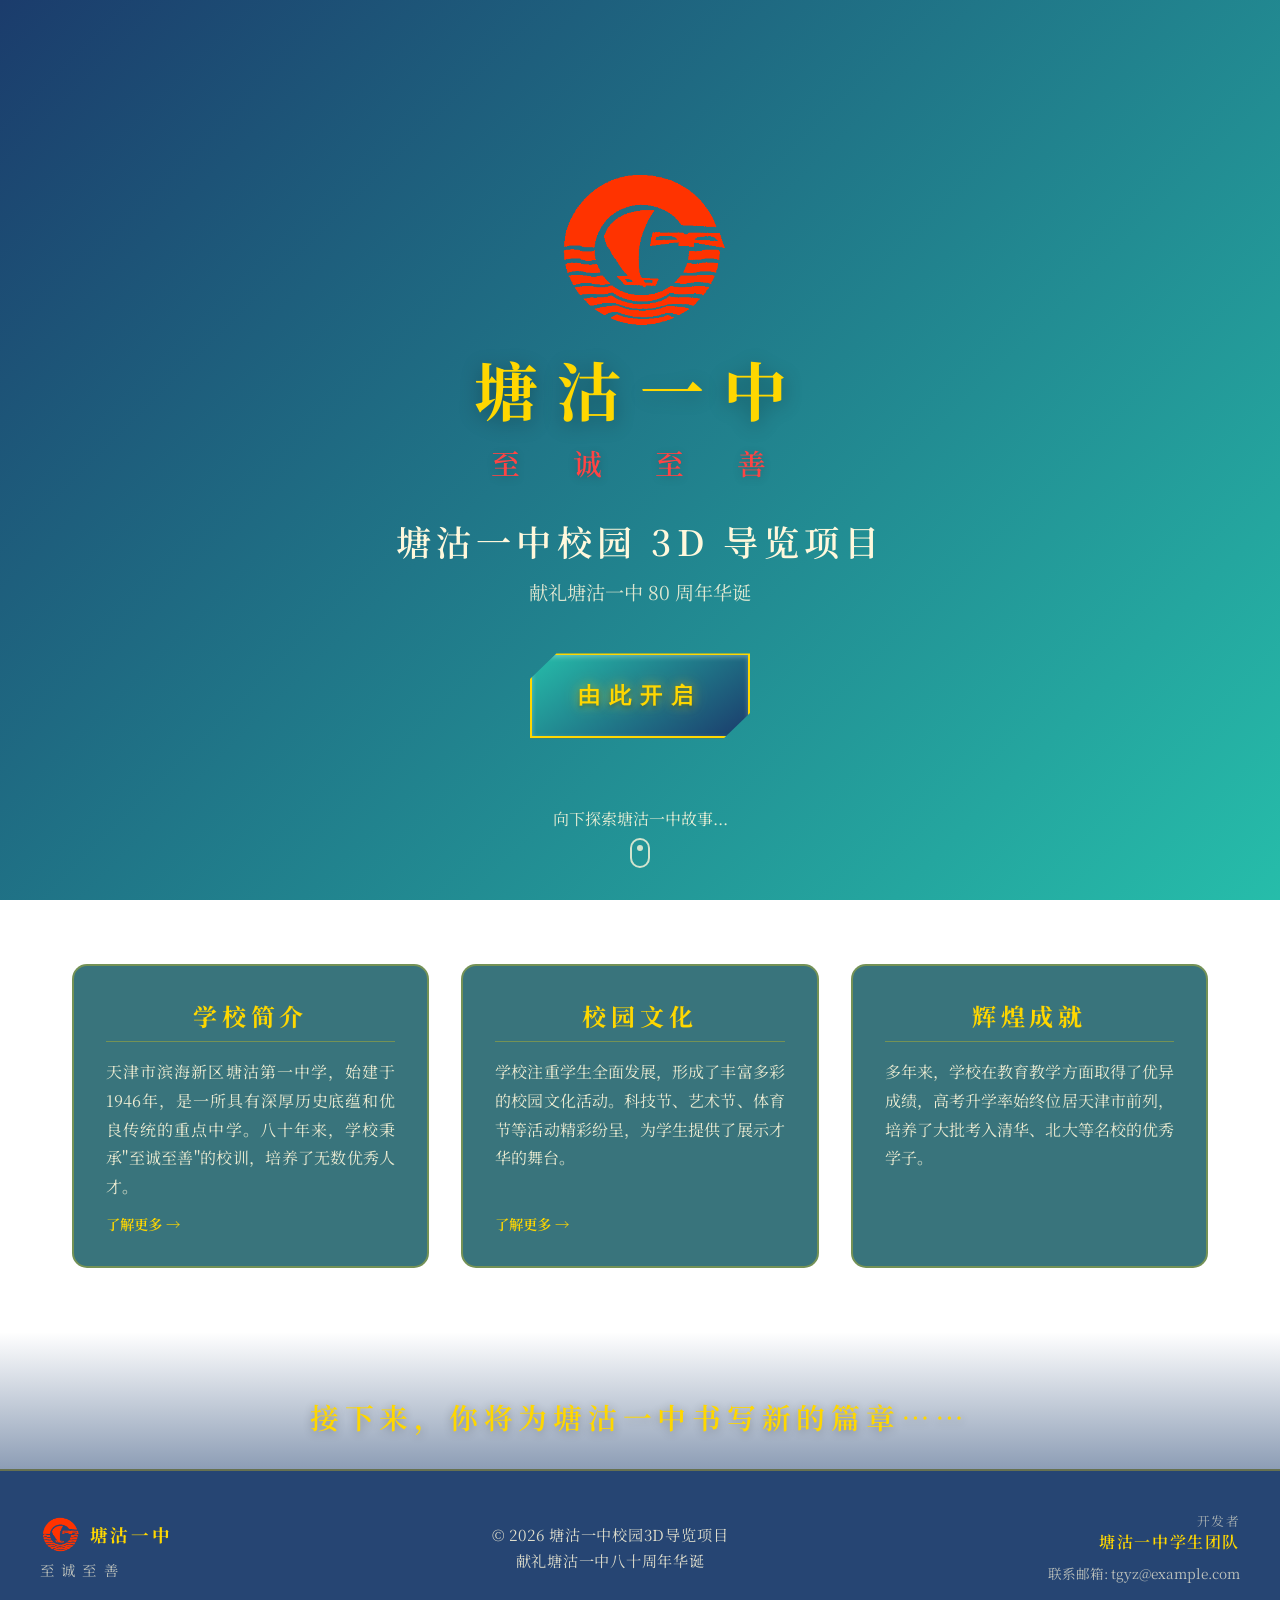
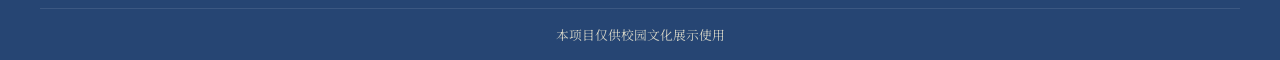
<file: index.html>
<!DOCTYPE html>
<html lang="zh-CN">
<head>
    <meta charset="UTF-8">
    <meta name="viewport" content="width=device-width, initial-scale=1.0">
    <meta name="description" content="塘沽一中校园3D导览项目 - 献礼塘沽一中80周年华诞">
    <title>塘沽一中校园3D导览</title>
    <link rel="preconnect" href="https://fonts.googleapis.com">
    <link rel="preconnect" href="https://fonts.gstatic.com" crossorigin>
    <link href="https://fonts.googleapis.com/css2?family=Noto+Serif+SC:wght@400;600;700&display=swap" rel="stylesheet">
    <link rel="stylesheet" href="style.css">
    <link rel="stylesheet" href="src/index.css">
</head>
<body>
    <main class="frontpage">
        <header class="hero-section">
            <img src="./src/tgyzlogo.png" alt="塘沽一中校徽" class="school-logo">
            <h1 class="school-name">塘沽一中</h1>
            <p class="school-motto">至 诚 至 善</p>
            <h2 class="project-title">塘沽一中校园 3D 导览项目</h2>
            <p class="project-subtitle">献礼塘沽一中 80 周年华诞</p>
            
            <button class="enter-button" onclick="enter3DView()">
                <span class="button-text">由此开启</span>
            </button>
            
            <div class="scroll-hint">
                <span class="hint-text">向下探索塘沽一中故事...</span>
                <div class="scroll-icon"></div>
            </div>
        </header>

        <section class="stories-section">
            <div class="stories-card card-link">
                <a href="school-history.html" class="card-link-inner">
                    <h3>学校简介</h3>
                    <p>天津市滨海新区塘沽第一中学，始建于1946年，是一所具有深厚历史底蕴和优良传统的重点中学。八十年来，学校秉承"至诚至善"的校训，培养了无数优秀人才。</p>
                    <span class="read-more">了解更多 →</span>
                </a>
            </div>
            <div class="stories-card card-link">
                <a href="campus-culture.html" class="card-link-inner">
                    <h3>校园文化</h3>
                    <p>学校注重学生全面发展，形成了丰富多彩的校园文化活动。科技节、艺术节、体育节等活动精彩纷呈，为学生提供了展示才华的舞台。</p>
                    <span class="read-more">了解更多 →</span>
                </a>
            </div>
            <div class="stories-card">
                <h3>辉煌成就</h3>
                <p>多年来，学校在教育教学方面取得了优异成绩，高考升学率始终位居天津市前列，培养了大批考入清华、北大等名校的优秀学子。</p>
            </div>
        </section>
    </main>

    <div class="footer-preface">
        <h2>接下来，你将为塘沽一中书写新的篇章……</h2>
    </div>

    <footer class="footer">
        <div class="footer-content">
            <div class="footer-left">
                <div class="footer-logo">
                    <img src="./src/tgyzlogo.png" alt="校徽">
                    <span>塘沽一中</span>
                </div>
                <p class="footer-motto">至诚至善</p>
            </div>
            <div class="footer-center">
                <p>© 2026 塘沽一中校园3D导览项目</p>
                <p>献礼塘沽一中八十周年华诞</p>
            </div>
            <div class="footer-right">
                <div class="developer-info">
                    <span class="dev-label">开发者</span>
                    <span class="dev-name">塘沽一中学生团队</span>
                </div>
                <div class="contact-info">
                    <span>联系邮箱: tgyz@example.com</span>
                </div>
            </div>
        </div>
        <div class="footer-bottom">
            <p>本项目仅供校园文化展示使用</p>
        </div>
    </footer>

    <script src="scripts.js"></script>
</body>
</html>
</file>
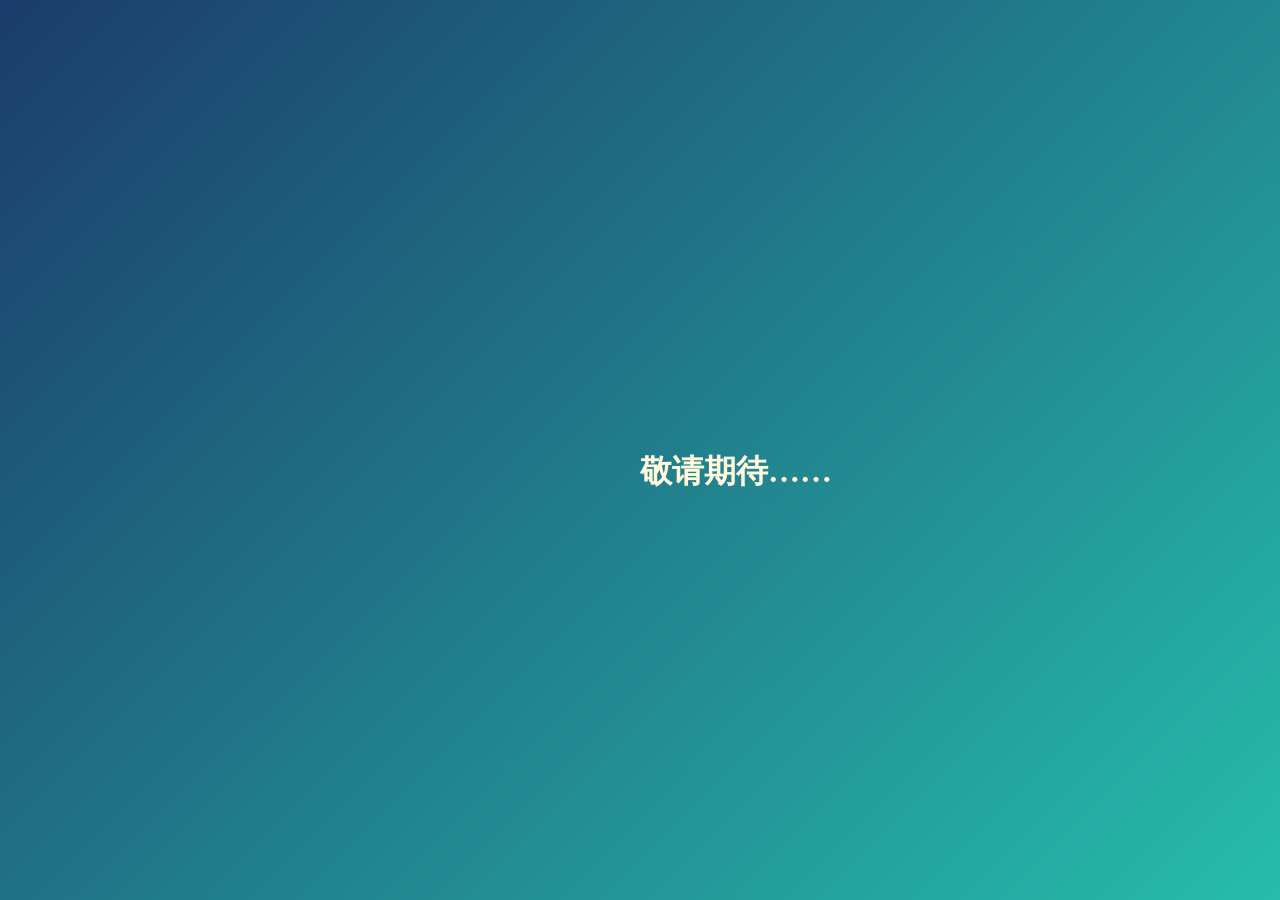
<file: 3dcampus.html>
<!DOCTYPE html>
<html lang="zh-CN">
<head>
    <meta charset="UTF-8">
    <meta name="viewport" content="width=device-width, initial-scale=1.0">
    <title>模板页面</title>
    <link rel="stylesheet" href="style.css">
</head>
<body>
    <a href="../index.html" target="_self" style="color:inherit;"><h1 style="text-align: center;position: absolute;top: 50%;left: 50%;">敬请期待……</h1></a>
</body>
</html>
</file>
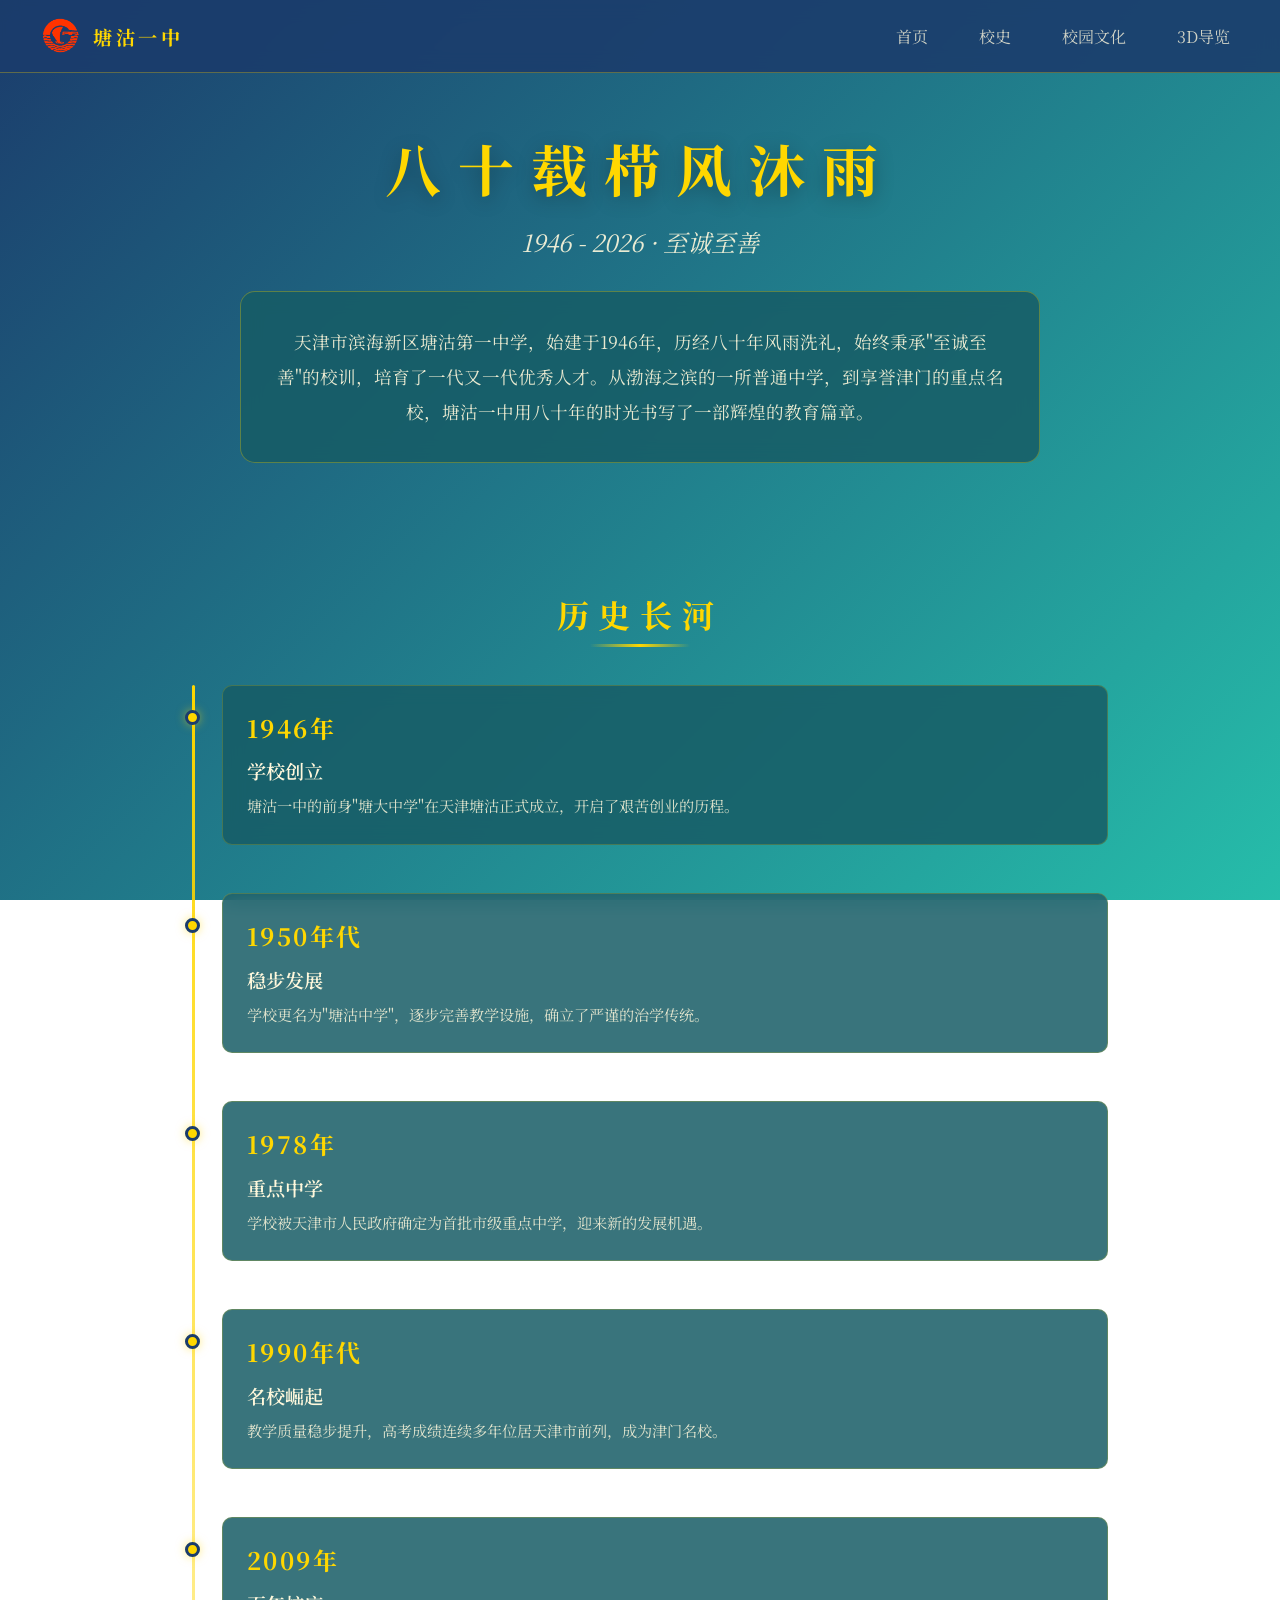
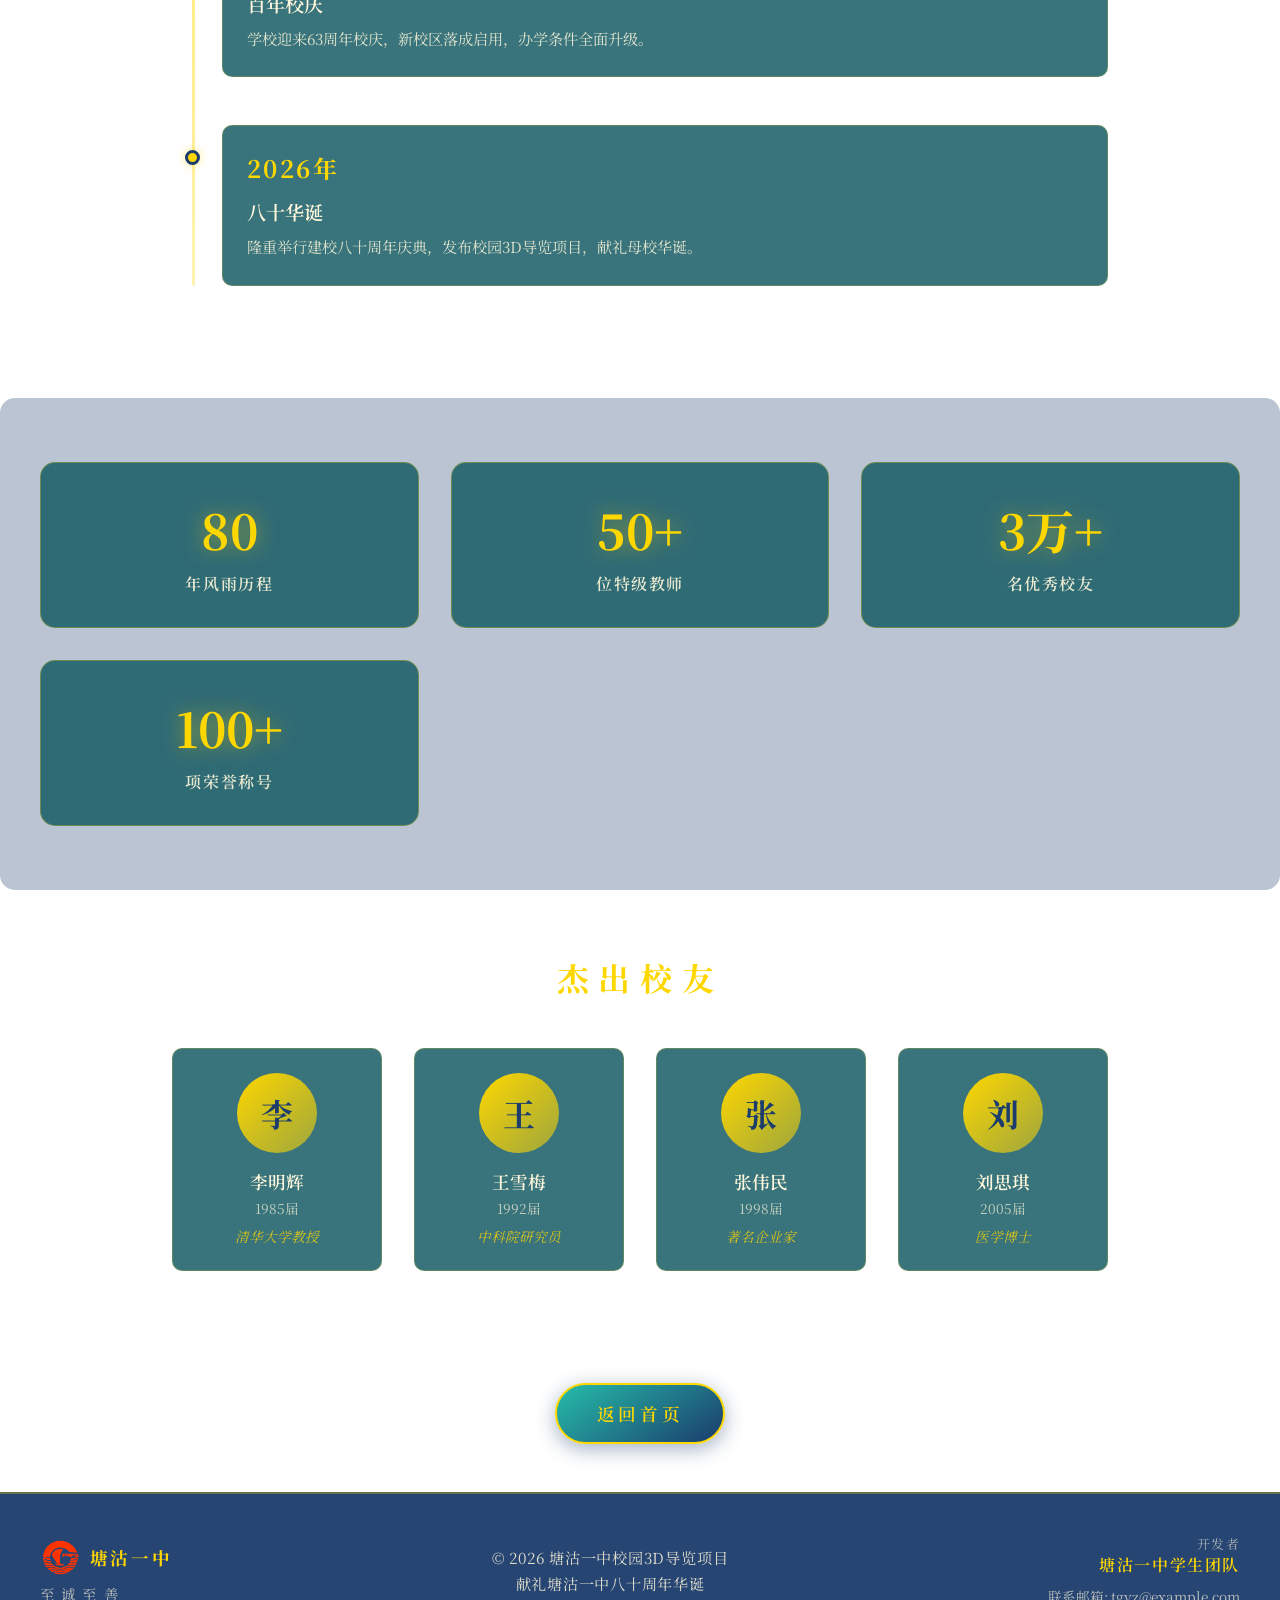
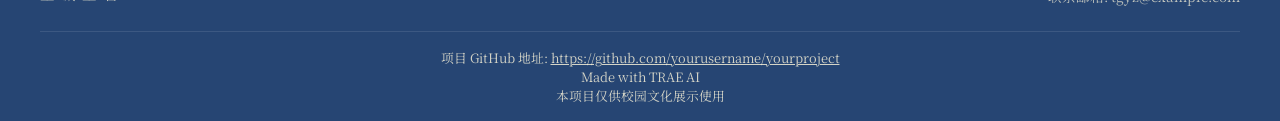
<file: school-history.html>
<!DOCTYPE html>
<html lang="zh-CN">
<head>
    <meta charset="UTF-8">
    <meta name="viewport" content="width=device-width, initial-scale=1.0">
    <meta name="description" content="塘沽一中80年校史 - 从1946到2026，八十年风雨兼程">
    <title>塘沽一中 - 八十年校史</title>
    <link rel="preconnect" href="https://fonts.googleapis.com">
    <link rel="preconnect" href="https://fonts.gstatic.com" crossorigin>
    <link href="https://fonts.googleapis.com/css2?family=Noto+Serif+SC:wght@400;600;700&display=swap" rel="stylesheet">
    <link rel="stylesheet" href="style.css">
    <link rel="stylesheet" href="src/history.css">
</head>
<body>
    <nav class="navbar">
        <div class="navbar-content">
            <a href="index.html" class="navbar-logo">
                <img src="./src/tgyzlogo.png" alt="校徽">
                <span>塘沽一中</span>
            </a>
            <div class="navbar-links">
                <a href="index.html">首页</a>
                <a href="school-history.html">校史</a>
                <a href="campus-culture.html">校园文化</a>
                <a href="./3dcampus.html">3D导览</a>
            </div>
            <div class="mobile-menu-btn" id="mobileMenuBtn">
                <span></span>
                <span></span>
                <span></span>
            </div>
        </div>
    </nav>

    <header class="history-header">
        
        
        <h1 class="history-title">八十载栉风沐雨</h1>
        <p class="history-subtitle">1946 - 2026 · 至诚至善</p>
        
        <div class="history-intro">
            <p>天津市滨海新区塘沽第一中学，始建于1946年，历经八十年风雨洗礼，始终秉承"至诚至善"的校训，培育了一代又一代优秀人才。从渤海之滨的一所普通中学，到享誉津门的重点名校，塘沽一中用八十年的时光书写了一部辉煌的教育篇章。</p>
        </div>
    </header>

    <section class="timeline-section">
        <h2 class="timeline-title">历史长河</h2>
        
        <div class="timeline">
            <div class="timeline-item">
                <div class="timeline-dot"></div>
                <div class="timeline-year">1946年</div>
                <div class="timeline-title-item">学校创立</div>
                <div class="timeline-desc">塘沽一中的前身"塘大中学"在天津塘沽正式成立，开启了艰苦创业的历程。</div>
            </div>
            
            <div class="timeline-item">
                <div class="timeline-dot"></div>
                <div class="timeline-year">1950年代</div>
                <div class="timeline-title-item">稳步发展</div>
                <div class="timeline-desc">学校更名为"塘沽中学"，逐步完善教学设施，确立了严谨的治学传统。</div>
            </div>
            
            <div class="timeline-item">
                <div class="timeline-dot"></div>
                <div class="timeline-year">1978年</div>
                <div class="timeline-title-item">重点中学</div>
                <div class="timeline-desc">学校被天津市人民政府确定为首批市级重点中学，迎来新的发展机遇。</div>
            </div>
            
            <div class="timeline-item">
                <div class="timeline-dot"></div>
                <div class="timeline-year">1990年代</div>
                <div class="timeline-title-item">名校崛起</div>
                <div class="timeline-desc">教学质量稳步提升，高考成绩连续多年位居天津市前列，成为津门名校。</div>
            </div>
            
            <div class="timeline-item">
                <div class="timeline-dot"></div>
                <div class="timeline-year">2009年</div>
                <div class="timeline-title-item">百年校庆</div>
                <div class="timeline-desc">学校迎来63周年校庆，新校区落成启用，办学条件全面升级。</div>
            </div>
            
            <div class="timeline-item">
                <div class="timeline-dot"></div>
                <div class="timeline-year">2026年</div>
                <div class="timeline-title-item">八十华诞</div>
                <div class="timeline-desc">隆重举行建校八十周年庆典，发布校园3D导览项目，献礼母校华诞。</div>
            </div>
        </div>
    </section>

    <section class="milestones-section">
        <div class="milestones-container">
            <div class="milestone-card">
                <div class="milestone-number">80</div>
                <div class="milestone-label">年风雨历程</div>
            </div>
            <div class="milestone-card">
                <div class="milestone-number">50+</div>
                <div class="milestone-label">位特级教师</div>
            </div>
            <div class="milestone-card">
                <div class="milestone-number">3万+</div>
                <div class="milestone-label">名优秀校友</div>
            </div>
            <div class="milestone-card">
                <div class="milestone-number">100+</div>
                <div class="milestone-label">项荣誉称号</div>
            </div>
        </div>
    </section>

    <section class="alumni-section">
        <h2 class="alumni-title">杰出校友</h2>
        
        <div class="alumni-grid">
            <div class="alumni-card">
                <div class="alumni-avatar">李</div>
                <div class="alumni-name">李明辉</div>
                <div class="alumni-year">1985届</div>
                <div class="alumni-achievement">清华大学教授</div>
            </div>
            <div class="alumni-card">
                <div class="alumni-avatar">王</div>
                <div class="alumni-name">王雪梅</div>
                <div class="alumni-year">1992届</div>
                <div class="alumni-achievement">中科院研究员</div>
            </div>
            <div class="alumni-card">
                <div class="alumni-avatar">张</div>
                <div class="alumni-name">张伟民</div>
                <div class="alumni-year">1998届</div>
                <div class="alumni-achievement">著名企业家</div>
            </div>
            <div class="alumni-card">
                <div class="alumni-avatar">刘</div>
                <div class="alumni-name">刘思琪</div>
                <div class="alumni-year">2005届</div>
                <div class="alumni-achievement">医学博士</div>
            </div>
        </div>
    </section>

    <div class="back-button">
        <a href="index.html" class="back-btn">返回首页</a>
    </div>

    <script>
        document.addEventListener('DOMContentLoaded', () => {
            const observerOptions = {
                threshold: 0.1,
                rootMargin: '0px 0px -50px 0px'
            };

            const observer = new IntersectionObserver((entries) => {
                entries.forEach(entry => {
                    if (entry.isIntersecting) {
                        entry.target.classList.add('show');
                    }
                });
            }, observerOptions);

            const items = document.querySelectorAll('.timeline-item, .milestone-card, .alumni-card');
            items.forEach(item => {
                observer.observe(item);
            });

            const mobileMenuBtn = document.getElementById('mobileMenuBtn');
            const navbarLinks = document.querySelector('.navbar-links');

            mobileMenuBtn.addEventListener('click', () => {
                mobileMenuBtn.classList.toggle('active');
                navbarLinks.classList.toggle('active');
            });

            document.addEventListener('click', (e) => {
                if (!e.target.closest('.navbar')) {
                    mobileMenuBtn.classList.remove('active');
                    navbarLinks.classList.remove('active');
                }
            });
        });
    </script>

    <footer class="footer">
        <div class="footer-content">
            <div class="footer-left">
                <div class="footer-logo">
                    <img src="./src/tgyzlogo.png" alt="校徽">
                    <span>塘沽一中</span>
                </div>
                <p class="footer-motto">至诚至善</p>
            </div>
            <div class="footer-center">
                <p>© 2026 塘沽一中校园3D导览项目</p>
                <p>献礼塘沽一中八十周年华诞</p>
            </div>
            <div class="footer-right">
                <div class="developer-info">
                    <span class="dev-label">开发者</span>
                    <span class="dev-name">塘沽一中学生团队</span>
                </div>
                <div class="contact-info">
                    <span>联系邮箱: tgyz@example.com</span>
                </div>
            </div>
        </div>
        <div class="footer-bottom">
            <p>项目 GitHub 地址: <a href="https://github.com/yourusername/yourproject" target="_blank" style="color: rgba(255, 248, 220, 0.8);">https://github.com/yourusername/yourproject</a></p>
            <p>Made with TRAE AI</p>
            <p>本项目仅供校园文化展示使用</p>
        </div>
    </footer>
</body>
</html>
</file>
<file: style.css>
* {
    margin: 0;
    padding: 0;
    box-sizing: border-box;
}

:root {
    --primary-color: #1B3C6C;
    --secondary-color: #26BDAA;
    --accent-color: #FFD700;
    --text-light: #FFF8DC;
    --text-gold: #FFD700;
    --card-bg: rgba(23, 92, 101, 0.85);
}

html {
    scroll-behavior: smooth;
}

body {
    font-family: 'Noto Serif SC', serif;
    background: linear-gradient(135deg, var(--primary-color) 0%, var(--secondary-color) 100%);
    background-attachment: fixed;
    min-height: 100vh;
    overflow-x: hidden;
    color: var(--text-light);
}

.navbar {
    position: fixed;
    top: 0;
    left: 0;
    right: 0;
    z-index: 1000;
    background: rgba(27, 60, 108, 0.9);
    backdrop-filter: blur(10px);
    padding: 1rem 2rem;
    border-bottom: 1px solid rgba(255, 215, 0, 0.3);
}

.navbar-content {
    max-width: 1200px;
    margin: 0 auto;
    display: flex;
    justify-content: space-between;
    align-items: center;
}

.navbar-logo {
    display: flex;
    align-items: center;
    gap: 0.8rem;
    text-decoration: none;
    color: var(--text-gold);
}

.navbar-logo img {
    width: 40px;
    height: 40px;
}

.navbar-logo span {
    font-size: 1.2rem;
    font-weight: 700;
    letter-spacing: 0.2em;
}

.navbar-links {
    display: flex;
    gap: 2rem;
}

.navbar-links a {
    color: rgba(255, 248, 220, 0.8);
    text-decoration: none;
    font-size: 1rem;
    transition: all 0.3s ease;
    padding: 0.3rem 0.6rem;
    border-radius: 5px;
}

.navbar-links a:hover {
    color: var(--text-gold);
    background: rgba(255, 215, 0, 0.1);
}

.mobile-menu-btn {
    display: none;
    flex-direction: column;
    gap: 5px;
    cursor: pointer;
    padding: 5px;
}

.mobile-menu-btn span {
    width: 25px;
    height: 2px;
    background: var(--text-gold);
    transition: all 0.3s ease;
}

.mobile-menu-btn.active span:nth-child(1) {
    transform: rotate(45deg) translateY(9px);
}

.mobile-menu-btn.active span:nth-child(2) {
    opacity: 0;
}

.mobile-menu-btn.active span:nth-child(3) {
    transform: rotate(-45deg) translateY(-9px);
}

@media (max-width: 768px) {
    .navbar-links {
        display: none;
        position: absolute;
        top: 100%;
        left: 0;
        right: 0;
        background: rgba(27, 60, 108, 0.98);
        flex-direction: column;
        padding: 1rem 2rem;
        gap: 0;
        border-bottom: 1px solid rgba(255, 215, 0, 0.3);
        backdrop-filter: blur(10px);
    }

    .navbar-links.active {
        display: flex;
    }

    .navbar-links a {
        padding: 0.8rem 0;
        border-bottom: 1px solid rgba(255, 255, 255, 0.1);
        text-align: center;
    }

    .navbar-links a:last-child {
        border-bottom: none;
    }

    .mobile-menu-btn {
        display: flex;
    }
}

.footer {
    background: rgba(27, 60, 108, 0.95);
    border-top: 2px solid rgba(255, 215, 0, 0.3);
    padding: 2.5rem 2rem 1rem;
    margin-top: 0;
    backdrop-filter: blur(10px);
}

.footer-content {
    max-width: 1200px;
    margin: 0 auto;
    display: flex;
    justify-content: space-between;
    align-items: center;
    flex-wrap: wrap;
    gap: 1.5rem;
}

.footer-left {
    display: flex;
    flex-direction: column;
    align-items: flex-start;
}

.footer-logo {
    display: flex;
    align-items: center;
    gap: 0.6rem;
    color: var(--text-gold);
    font-weight: 700;
    font-size: 1.1rem;
    letter-spacing: 0.15em;
}

.footer-logo img {
    width: 40px;
    height: 40px;
}

.footer-motto {
    font-size: 0.9rem;
    color: rgba(255, 248, 220, 0.7);
    letter-spacing: 0.5em;
    margin-top: 0.3rem;
}

.footer-center {
    text-align: center;
}

.footer-center p {
    color: rgba(255, 248, 220, 0.85);
    font-size: 0.95rem;
    margin: 0.3rem 0;
    letter-spacing: 0.05em;
}

.footer-right {
    display: flex;
    flex-direction: column;
    align-items: flex-end;
    gap: 0.5rem;
}

.developer-info {
    display: flex;
    flex-direction: column;
    align-items: flex-end;
}

.dev-label {
    font-size: 0.8rem;
    color: rgba(255, 248, 220, 0.6);
    letter-spacing: 0.1em;
}

.dev-name {
    font-size: 1rem;
    color: var(--text-gold);
    font-weight: 600;
    letter-spacing: 0.1em;
}

.contact-info span {
    font-size: 0.85rem;
    color: rgba(255, 248, 220, 0.7);
}

.footer-bottom {
    max-width: 1200px;
    margin: 1.5rem auto 0;
    padding-top: 1rem;
    border-top: 1px solid rgba(255, 255, 255, 0.1);
    text-align: center;
}

.footer-bottom p {
    font-size: 0.8rem;
    color: rgba(255, 248, 220, 0.8);
}

@media (max-width: 768px) {
    .footer-content {
        flex-direction: column;
        text-align: center;
    }

    .footer-left {
        align-items: center;
    }

    .footer-right {
        align-items: center;
    }

    .developer-info {
        align-items: center;
    }
}

@media (max-width: 480px) {
    .footer {
        padding: 1.5rem 1rem 0.5rem;
    }

    .footer-logo img {
        width: 30px;
        height: 30px;
    }

    .footer-logo span {
        font-size: 0.95rem;
    }

    .footer-center p {
        font-size: 0.85rem;
    }

    .dev-name {
        font-size: 0.9rem;
    }
}
</file>
<file: src/index.css>
.frontpage {
    width: 100%;
    min-height: 100vh;
    display: flex;
    flex-direction: column;
    align-items: center;
}

.hero-section {
    width: 100%;
    min-height: 100vh;
    display: flex;
    flex-direction: column;
    justify-content: center;
    align-items: center;
    padding: 2rem;
    text-align: center;
    position: relative;
}

.school-logo {
    width: 180px;
    height: 180px;
    animation: float 6s ease-in-out infinite;
}

@keyframes float {
    0%, 100% { transform: translateY(0px); }
    50% { transform: translateY(-10px); }
}

.school-name {
    font-size: 4rem;
    font-weight: 700;
    color: var(--text-gold);
    text-shadow: 0 4px 20px rgba(0, 0, 0, 0.3);
    margin-bottom: 0.5rem;
    letter-spacing: 0.3em;
}

.school-motto {
    font-size: 1.8rem;
    color: #FF4444;
    font-weight: 600;
    letter-spacing: 0.8em;
    margin-bottom: 2rem;
    text-shadow: 0 2px 10px rgba(0, 0, 0, 0.2);
}

.project-title {
    font-size: 2.2rem;
    color: var(--text-light);
    font-weight: 600;
    margin-bottom: 0.8rem;
    letter-spacing: 0.15em;
}

.project-subtitle {
    font-size: 1.2rem;
    color: rgba(255, 248, 220, 0.85);
    margin-bottom: 3rem;
}

.enter-button {
    position: relative;
    width: 220px;
    height: 85px;
    background: linear-gradient(145deg, #26BDAA 0%, #1B3C6C 50%, #26BDAA 100%);
    background-size: 200% 200%;
    border: 2px solid #FFD700;
    clip-path: polygon(12% 0, 100% 0, 100% 70%, 88% 100%, 0 100%, 0 30%);
    cursor: pointer;
    transition: all 0.4s cubic-bezier(0.4, 0, 0.2, 1);
    box-shadow: 
        0 10px 30px rgba(27, 60, 108, 0.5),
        inset 0 2px 5px rgba(255, 255, 255, 0.3),
        0 0 0 4px rgba(255, 215, 0, 0.2);
    animation: gradientShift 4s ease infinite;
    overflow: hidden;
}

@keyframes gradientShift {
    0%, 100% { background-position: 0% 50%; }
    50% { background-position: 100% 50%; }
}

.enter-button::before {
    content: '';
    position: absolute;
    top: 0;
    left: -100%;
    width: 100%;
    height: 100%;
    background: linear-gradient(90deg, 
        transparent 0%, 
        rgba(255, 255, 255, 0.4) 50%, 
        transparent 100%);
    transition: left 0.6s ease;
}

.enter-button:hover::before {
    left: 100%;
}

.enter-button:hover {
    transform: translateY(-8px) scale(1.08);
    box-shadow: 
        0 20px 45px rgba(27, 60, 108, 0.6),
        inset 0 2px 5px rgba(255, 255, 255, 0.4),
        0 0 20px rgba(255, 215, 0, 0.4),
        0 0 40px rgba(38, 189, 166, 0.3);
    border-color: rgba(255, 215, 0, 0.8);
}

.enter-button:active {
    transform: translateY(-3px) scale(1.02);
    box-shadow: 
        0 8px 20px rgba(27, 60, 108, 0.4),
        0 0 0 4px rgba(255, 215, 0, 0.3);
}

.button-text {
    font-size: 1.4rem;
    font-weight: 700;
    color: #FFD700;
    letter-spacing: 0.4em;
    text-shadow: 
        0 2px 4px rgba(0, 0, 0, 0.3),
        0 0 10px rgba(255, 215, 0, 0.5),
        0 0 20px rgba(255, 215, 0, 0.3);
    position: relative;
    z-index: 1;
}

.scroll-hint {
    position: absolute;
    bottom: 2rem;
    display: flex;
    flex-direction: column;
    align-items: center;
    animation: pulse 2s ease-in-out infinite;
}

@keyframes pulse {
    0%, 100% { opacity: 0.6; }
    50% { opacity: 1; }
}

.hint-text {
    font-size: 1rem;
    color: rgba(255, 248, 220, 0.9);
    margin-bottom: 0.5rem;
}

.scroll-icon {
    width: 20px;
    height: 30px;
    border: 2px solid rgba(255, 248, 220, 0.8);
    border-radius: 10px;
    position: relative;
}

.scroll-icon::before {
    content: '';
    position: absolute;
    top: 5px;
    left: 50%;
    transform: translateX(-50%);
    width: 6px;
    height: 6px;
    background: rgba(255, 248, 220, 0.8);
    border-radius: 50%;
    animation: scrollBall 1.5s ease-in-out infinite;
}

@keyframes scrollBall {
    0% { top: 5px; opacity: 1; }
    100% { top: 20px; opacity: 0; }
}

.stories-section {
    width: 100%;
    padding: 4rem 2rem;
    display: grid;
    grid-template-columns: repeat(auto-fit, minmax(320px, 1fr));
    gap: 2rem;
    max-width: 1200px;
}

.stories-card {
    background: var(--card-bg);
    border: 2px solid rgba(255, 215, 0, 0.3);
    border-radius: 15px;
    padding: 2rem;
    transition: all 0.4s ease;
    backdrop-filter: blur(10px);
}

.stories-card:hover {
    transform: translateY(-10px);
    border-color: var(--accent-color);
    box-shadow: 0 20px 40px rgba(0, 0, 0, 0.3);
}

.stories-card h3 {
    font-size: 1.5rem;
    color: var(--text-gold);
    margin-bottom: 1rem;
    padding-bottom: 0.5rem;
    border-bottom: 1px solid rgba(255, 215, 0, 0.3);
    text-align: center;
    letter-spacing: 0.2em;
}

.stories-card p {
    font-size: 1rem;
    color: rgba(255, 248, 220, 0.9);
    line-height: 1.8;
    text-align: justify;
}

.card-link {
    cursor: pointer;
}

.card-link-inner {
    display: block;
    text-decoration: none;
    color: inherit;
    height: 100%;
    margin-bottom: 2rem;
}

.read-more {
    display: inline-block;
    position: absolute;
    bottom: 2rem;
    left: 2rem;
    color: var(--accent-color);
    font-size: 0.9rem;
    font-weight: 600;
    transition: all 0.3s ease;
}

.card-link:hover .read-more {
    transform: translateX(10px);
}

.card-link:hover {
    border-color: var(--accent-color);
    box-shadow: 0 20px 40px rgba(0, 0, 0, 0.3);
}

.footer-preface {
    text-align: center;
    padding: 4rem 2rem 2rem;
    background: linear-gradient(180deg, transparent 0%, rgba(27, 60, 108, 0.5) 100%);
}

.footer-preface h2 {
    font-size: 1.8rem;
    font-weight: 600;
    color: var(--text-gold);
    letter-spacing: 0.2em;
    text-shadow: 0 2px 10px rgba(0, 0, 0, 0.3);
}

@media (max-width: 768px) {
    .school-logo {
        width: 140px;
        height: 140px;
    }

    .school-name {
        font-size: 2.5rem;
        letter-spacing: 0.2em;
    }

    .school-motto {
        font-size: 1.2rem;
        letter-spacing: 0.5em;
    }

    .project-title {
        font-size: 1.5rem;
    }

    .project-subtitle {
        font-size: 1rem;
    }

    .enter-button {
        width: 160px;
        height: 65px;
    }

    .button-text {
        font-size: 1.2rem;
    }

    .stories-section {
        padding: 2rem 1rem;
    }
}

@media (max-width: 480px) {
    .school-name {
        font-size: 2rem;
    }

    .school-motto {
        font-size: 1rem;
        letter-spacing: 0.3em;
    }

    .project-title {
        font-size: 1.2rem;
    }

    .hero-section {
        padding: 1rem;
    }
}
</file>
<file: src/history.css>
.history-header {
    padding: 8rem 2rem 4rem;
    text-align: center;
    position: relative;
    overflow: hidden;
}

.history-title {
    font-size: 3.5rem;
    font-weight: 700;
    color: var(--text-gold);
    text-shadow: 0 4px 20px rgba(0, 0, 0, 0.3);
    margin-bottom: 1rem;
    letter-spacing: 0.3em;
}

.history-subtitle {
    font-size: 1.5rem;
    color: rgba(255, 248, 220, 0.9);
    margin-bottom: 2rem;
    font-style: italic;
}

.history-intro {
    max-width: 800px;
    margin: 0 auto;
    font-size: 1.1rem;
    line-height: 2;
    color: rgba(255, 248, 220, 0.9);
    background: var(--card-bg);
    padding: 2rem;
    border-radius: 15px;
    border: 1px solid rgba(255, 215, 0, 0.3);
    backdrop-filter: blur(10px);
}

.timeline-section {
    padding: 4rem 2rem;
    max-width: 1000px;
    margin: 0 auto;
}

.timeline-title {
    text-align: center;
    font-size: 2rem;
    color: var(--text-gold);
    margin-bottom: 3rem;
    letter-spacing: 0.3em;
    position: relative;
}

.timeline-title::after {
    content: '';
    position: absolute;
    bottom: -10px;
    left: 50%;
    transform: translateX(-50%);
    width: 100px;
    height: 3px;
    background: linear-gradient(to right, transparent, var(--accent-color), transparent);
}

.timeline {
    position: relative;
    padding-left: 50px;
}

.timeline::before {
    content: '';
    position: absolute;
    left: 20px;
    top: 0;
    bottom: 0;
    width: 3px;
    background: linear-gradient(180deg, var(--accent-color), rgba(255, 215, 0, 0.3));
    border-radius: 3px;
}

.timeline-item {
    position: relative;
    margin-bottom: 3rem;
    background: var(--card-bg);
    padding: 1.5rem;
    border-radius: 10px;
    border: 1px solid rgba(255, 215, 0, 0.2);
    backdrop-filter: blur(10px);
    transition: all 0.4s ease;
    opacity: 0;
    transform: translateY(20px);
}


.timeline-item.show {
    opacity: 1;
    transform: translateY(0);
}

.timeline-item:hover {
    border-color: var(--accent-color);
    box-shadow: 0 10px 30px rgba(0, 0, 0, 0.3);
    transform: translateY(-5px);
}

.timeline-dot {
    position: absolute;
    left: -38px;
    top: 1.5rem;
    width: 15px;
    height: 15px;
    background: var(--accent-color);
    border-radius: 50%;
    border: 3px solid #1B3C6C;
    box-shadow: 0 0 10px rgba(255, 215, 0, 0.5);
}

.timeline-year {
    font-size: 1.5rem;
    font-weight: 700;
    color: var(--text-gold);
    margin-bottom: 0.8rem;
    letter-spacing: 0.1em;
}

.timeline-title-item {
    font-size: 1.2rem;
    font-weight: 600;
    color: #FFF8DC;
    margin-bottom: 0.5rem;
}

.timeline-desc {
    font-size: 0.95rem;
    color: rgba(255, 248, 220, 0.85);
    line-height: 1.8;
}

.milestones-section {
    padding: 4rem 2rem;
    background: rgba(27, 60, 108, 0.3);
    border-radius: 15px;
}

.milestones-container {
    max-width: 1200px;
    margin: 0 auto;
    display: grid;
    grid-template-columns: repeat(auto-fit, minmax(280px, 1fr));
    gap: 2rem;
}

.milestone-card {
    background: var(--card-bg);
    padding: 2rem;
    border-radius: 15px;
    border: 1px solid rgba(255, 215, 0, 0.3);
    text-align: center;
    transition: all 0.4s ease;
    opacity: 0;
    transform: translateY(20px);
}

.milestone-card.show {
    opacity: 1;
    transform: translateY(0);
}

.milestone-card:hover {
    transform: translateY(-10px);
    border-color: var(--accent-color);
    box-shadow: 0 15px 35px rgba(0, 0, 0, 0.3);
}

.milestone-number {
    font-size: 3rem;
    font-weight: 700;
    color: var(--text-gold);
    text-shadow: 0 0 20px rgba(255, 215, 0, 0.5);
    margin-bottom: 0.5rem;
}

.milestone-label {
    font-size: 1rem;
    color: rgba(255, 248, 220, 0.9);
    font-weight: 600;
    letter-spacing: 0.1em;
}

.alumni-section {
    padding: 4rem 2rem;
    max-width: 1000px;
    margin: 0 auto;
}

.alumni-title {
    text-align: center;
    font-size: 2rem;
    color: var(--text-gold);
    margin-bottom: 3rem;
    letter-spacing: 0.3em;
}

.alumni-grid {
    display: grid;
    grid-template-columns: repeat(auto-fit, minmax(200px, 1fr));
    gap: 2rem;
}

.alumni-card {
    background: var(--card-bg);
    padding: 1.5rem;
    border-radius: 10px;
    border: 1px solid rgba(255, 215, 0, 0.2);
    text-align: center;
    transition: all 0.4s ease;
    opacity: 0;
    transform: translateY(20px);
}

.alumni-card.show {
    opacity: 1;
    transform: translateY(0);
}

.alumni-card:hover {
    transform: translateY(-5px);
    border-color: var(--accent-color);
}

.alumni-avatar {
    width: 80px;
    height: 80px;
    border-radius: 50%;
    background: linear-gradient(135deg, var(--accent-color), rgba(255, 215, 0, 0.5));
    margin: 0 auto 1rem;
    display: flex;
    justify-content: center;
    align-items: center;
    font-size: 2rem;
    color: #1B3C6C;
    font-weight: 700;
}

.alumni-name {
    font-size: 1.1rem;
    font-weight: 600;
    color: #FFF8DC;
    margin-bottom: 0.3rem;
}

.alumni-year {
    font-size: 0.85rem;
    color: rgba(255, 248, 220, 0.7);
}

.alumni-achievement {
    font-size: 0.85rem;
    color: rgba(255, 215, 0, 0.8);
    margin-top: 0.5rem;
    font-style: italic;
}

.back-button {
    display: flex;
    justify-content: center;
    padding: 3rem 2rem;
}

.back-btn {
    padding: 1rem 2.5rem;
    background: linear-gradient(145deg, #26BDAA 0%, #1B3C6C 100%);
    border: 2px solid var(--accent-color);
    border-radius: 50px;
    color: var(--text-gold);
    font-size: 1.1rem;
    font-weight: 600;
    text-decoration: none;
    letter-spacing: 0.2em;
    transition: all 0.3s ease;
    box-shadow: 0 5px 20px rgba(27, 60, 108, 0.4);
}

.back-btn:hover {
    transform: translateY(-3px);
    box-shadow: 0 10px 30px rgba(27, 60, 108, 0.6);
    background: linear-gradient(145deg, #1B3C6C 0%, #26BDAA 100%);
}

@media (max-width: 768px) {
    .navbar-links {
        gap: 1rem;
    }


    .history-title {
        font-size: 2.2rem;
    }

    .history-subtitle {
        font-size: 1.1rem;
    }

    .timeline {
        padding-left: 35px;
    }

    .timeline::before {
        left: 10px;
    }

    .timeline-dot {
        left: -23px;
    }
}

@media (max-width: 480px) {
    .navbar {
        padding: 0.8rem 1rem;
    }

    .navbar-links {
        gap: .5rem;
    }

    .history-header {
        padding: 6rem 1rem 3rem;
    }

    .history-title {
        font-size: 1.8rem;
    }

    .history-intro {
        padding: 1.5rem;
        font-size: 1rem;
    }
}
</file>
